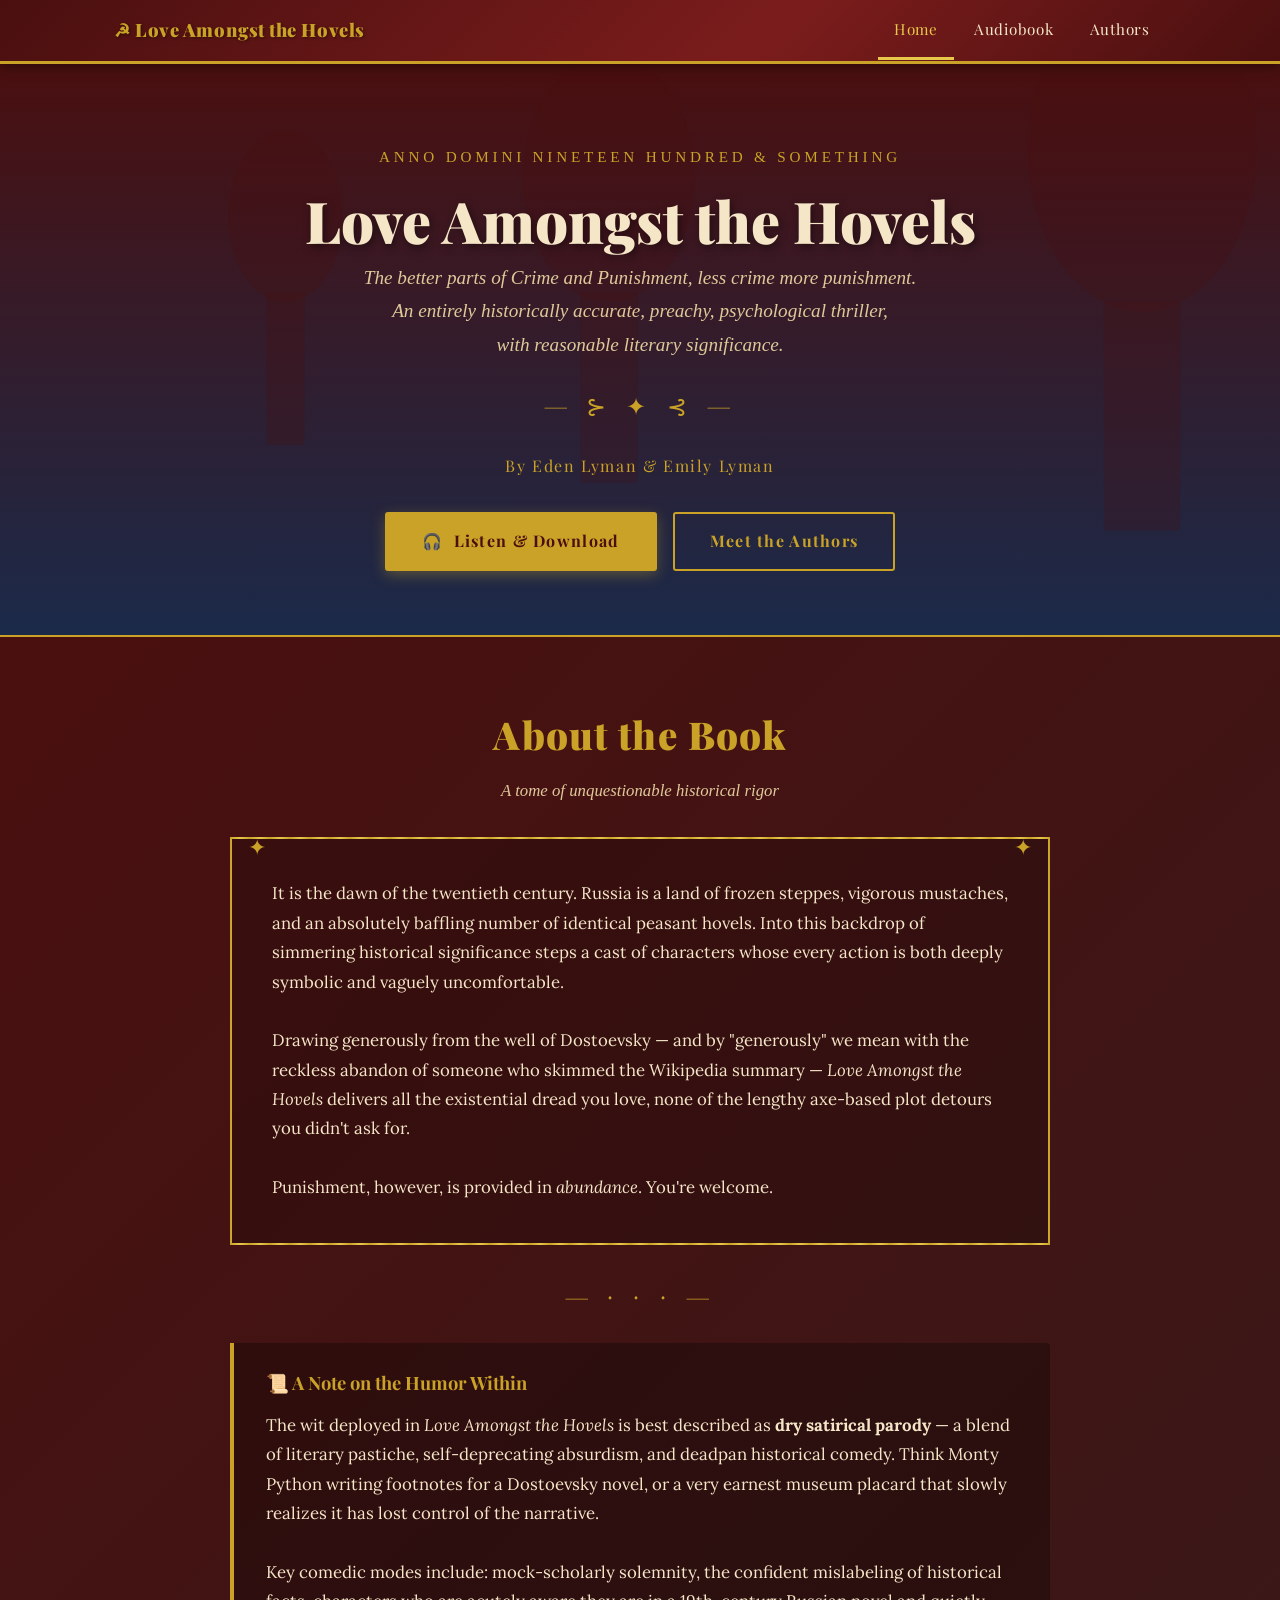
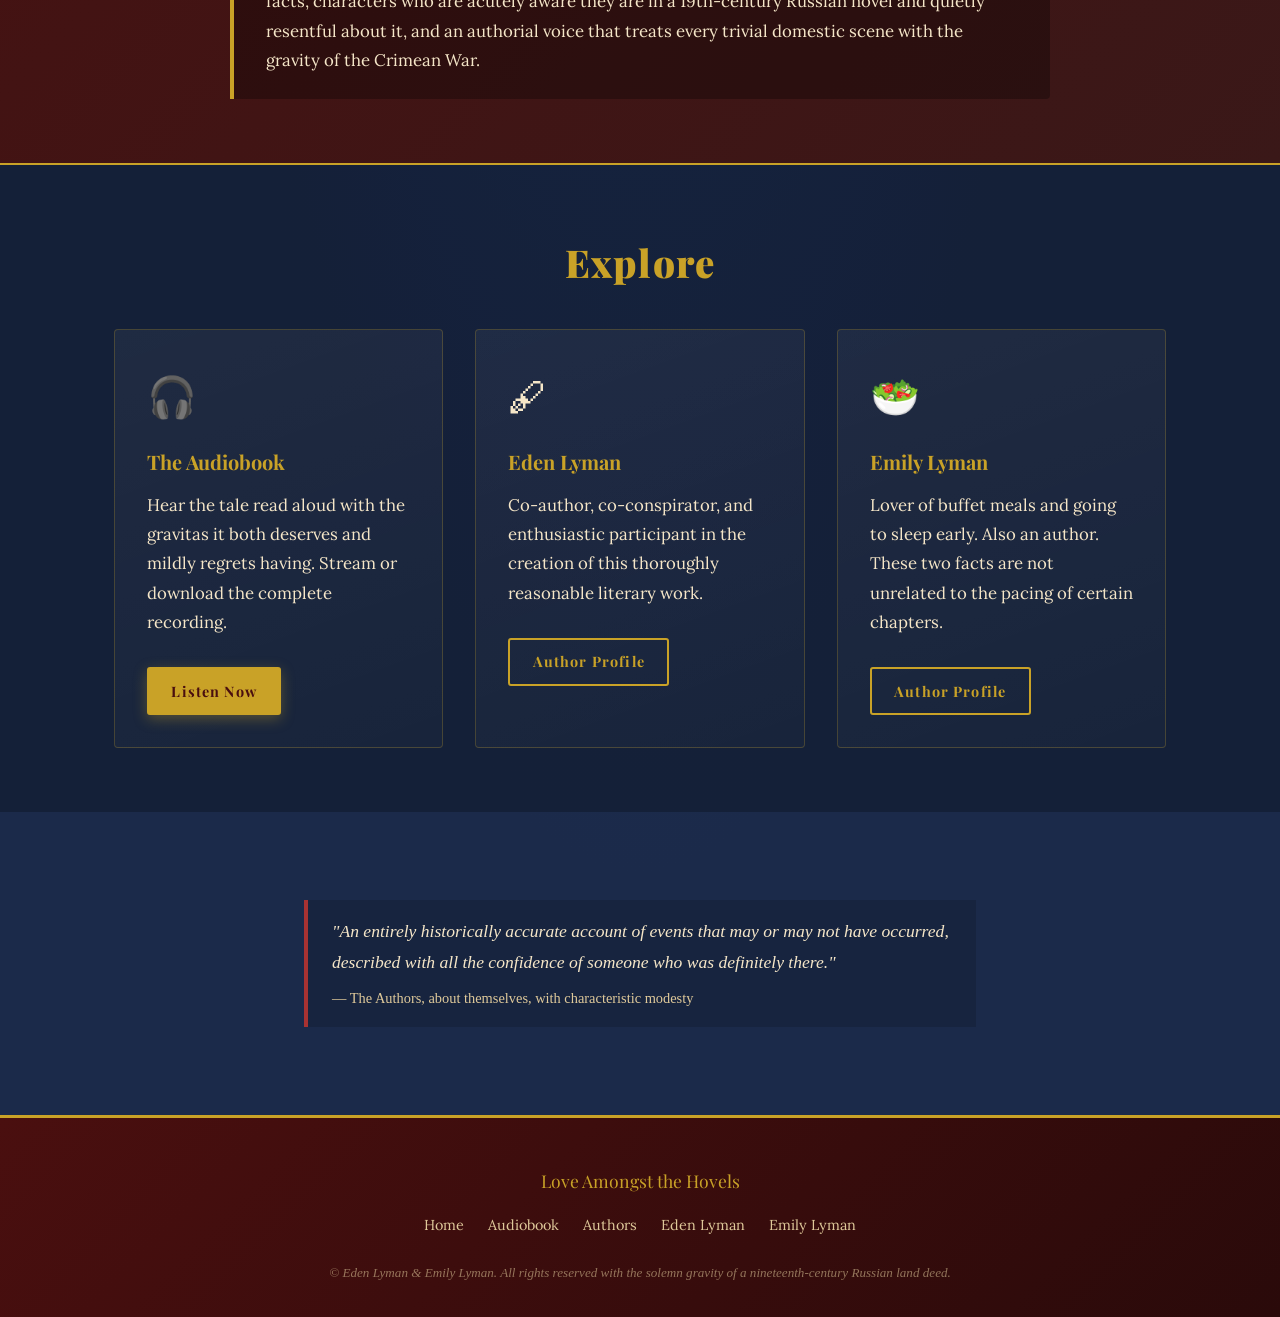
<file: index.html>
<!DOCTYPE html>
<html lang="en">
<head>
  <meta charset="UTF-8">
  <meta name="viewport" content="width=device-width, initial-scale=1.0">
  <title>Love Amongst the Hovels — The Audiobook</title>
  <meta name="description" content="The official home of Love Amongst the Hovels: the entirely historically accurate, preachy, psychological thriller by Eden Lyman and Emily Lyman.">
  <link rel="stylesheet" href="style.css">
</head>
<body>

  <!-- ══════════════════ NAVIGATION ══════════════════ -->
  <nav class="site-nav" aria-label="Main navigation">
    <div class="nav-inner">
      <a href="index.html" class="nav-logo">☭ Love Amongst the Hovels</a>
      <ul class="nav-links">
        <li><a href="index.html" class="active">Home</a></li>
        <li><a href="audiobook.html">Audiobook</a></li>
        <li><a href="authors.html">Authors</a></li>
      </ul>
    </div>
  </nav>

  <!-- ══════════════════ HERO ══════════════════ -->
  <header class="hero">
    <div class="hero-content">
      <p class="hero-eyebrow fade-in">Anno Domini Nineteen Hundred & Something</p>
      <h1 class="hero-title fade-in-2">Love Amongst the Hovels</h1>
      <p class="hero-subtitle fade-in-2">
        The better parts of Crime and Punishment, less crime more punishment.<br>
        An entirely historically accurate, preachy, psychological thriller,<br>
        with reasonable literary significance.
      </p>
      <div class="ornament fade-in-2">⊱ ✦ ⊰</div>
      <p class="hero-authors fade-in-3">By Eden Lyman &amp; Emily Lyman</p>
      <div style="margin-top:2rem; display:flex; gap:1rem; justify-content:center; flex-wrap:wrap;" class="fade-in-3">
        <a href="audiobook.html" class="btn btn-primary">🎧 &nbsp;Listen &amp; Download</a>
        <a href="authors.html" class="btn btn-secondary">Meet the Authors</a>
      </div>
    </div>
  </header>

  <!-- ══════════════════ ABOUT THE BOOK ══════════════════ -->
  <section class="section section-parchment">
    <div class="container">
      <h2 class="section-title">About the Book</h2>
      <p class="section-subtitle">A tome of unquestionable historical rigor</p>
      <div class="ornate-panel">
        <p>
          It is the dawn of the twentieth century. Russia is a land of frozen steppes, vigorous mustaches,
          and an absolutely baffling number of identical peasant hovels. Into this backdrop of simmering
          historical significance steps a cast of characters whose every action is both deeply symbolic
          and vaguely uncomfortable.
        </p>
        <br>
        <p>
          Drawing generously from the well of Dostoevsky — and by "generously" we mean with the
          reckless abandon of someone who skimmed the Wikipedia summary — <em>Love Amongst the Hovels</em>
          delivers all the existential dread you love, none of the lengthy axe-based plot detours you
          didn't ask for.
        </p>
        <br>
        <p>
          Punishment, however, is provided in <em>abundance</em>. You're welcome.
        </p>
      </div>
      <div class="ornament">· · ·</div>

      <!-- Humor analysis box -->
      <div class="humor-box" style="max-width:820px; margin:0 auto;">
        <h3>📜 A Note on the Humor Within</h3>
        <p>
          The wit deployed in <em>Love Amongst the Hovels</em> is best described as
          <strong>dry satirical parody</strong> — a blend of literary pastiche, self-deprecating
          absurdism, and deadpan historical comedy. Think Monty Python writing footnotes for
          a Dostoevsky novel, or a very earnest museum placard that slowly realizes it has
          lost control of the narrative.
        </p>
        <br>
        <p>
          Key comedic modes include: mock-scholarly solemnity, the confident mislabeling of
          historical facts, characters who are acutely aware they are in a 19th-century Russian
          novel and quietly resentful about it, and an authorial voice that treats every
          trivial domestic scene with the gravity of the Crimean War.
        </p>
      </div>
    </div>
  </section>

  <!-- ══════════════════ QUICK NAVIGATION CARDS ══════════════════ -->
  <section class="section section-dark">
    <div class="container">
      <h2 class="section-title">Explore</h2>
      <div class="card-grid">

        <div class="card">
          <div style="font-size:2.5rem; margin-bottom:0.75rem;">🎧</div>
          <h3 class="card-title">The Audiobook</h3>
          <p>Hear the tale read aloud with the gravitas it both deserves and mildly regrets having.
             Stream or download the complete recording.</p>
          <br>
          <a href="audiobook.html" class="btn btn-primary" style="font-size:0.9rem; padding:0.6rem 1.4rem;">
            Listen Now
          </a>
        </div>

        <div class="card">
          <div style="font-size:2.5rem; margin-bottom:0.75rem;">🖋</div>
          <h3 class="card-title">Eden Lyman</h3>
          <p>Co-author, co-conspirator, and enthusiastic participant in the creation of this
             thoroughly reasonable literary work.</p>
          <br>
          <a href="eden.html" class="btn btn-secondary" style="font-size:0.9rem; padding:0.6rem 1.4rem;">
            Author Profile
          </a>
        </div>

        <div class="card">
          <div style="font-size:2.5rem; margin-bottom:0.75rem;">🥗</div>
          <h3 class="card-title">Emily Lyman</h3>
          <p>Lover of buffet meals and going to sleep early. Also an author. These two facts are
             not unrelated to the pacing of certain chapters.</p>
          <br>
          <a href="emily.html" class="btn btn-secondary" style="font-size:0.9rem; padding:0.6rem 1.4rem;">
            Author Profile
          </a>
        </div>

      </div>
    </div>
  </section>

  <!-- ══════════════════ TESTIMONIAL / PULL QUOTE ══════════════════ -->
  <section class="section">
    <div class="container" style="max-width:720px;">
      <blockquote>
        "An entirely historically accurate account of events that may or may not have occurred,
         described with all the confidence of someone who was definitely there."
        <cite>— The Authors, about themselves, with characteristic modesty</cite>
      </blockquote>
    </div>
  </section>

  <!-- ══════════════════ FOOTER ══════════════════ -->
  <footer>
    <div class="footer-title">Love Amongst the Hovels</div>
    <ul class="footer-links">
      <li><a href="index.html">Home</a></li>
      <li><a href="audiobook.html">Audiobook</a></li>
      <li><a href="authors.html">Authors</a></li>
      <li><a href="eden.html">Eden Lyman</a></li>
      <li><a href="emily.html">Emily Lyman</a></li>
    </ul>
    <p class="footer-copy">
      © Eden Lyman &amp; Emily Lyman. All rights reserved with the solemn gravity
      of a nineteenth-century Russian land deed.
    </p>
  </footer>

</body>
</html>
</file>
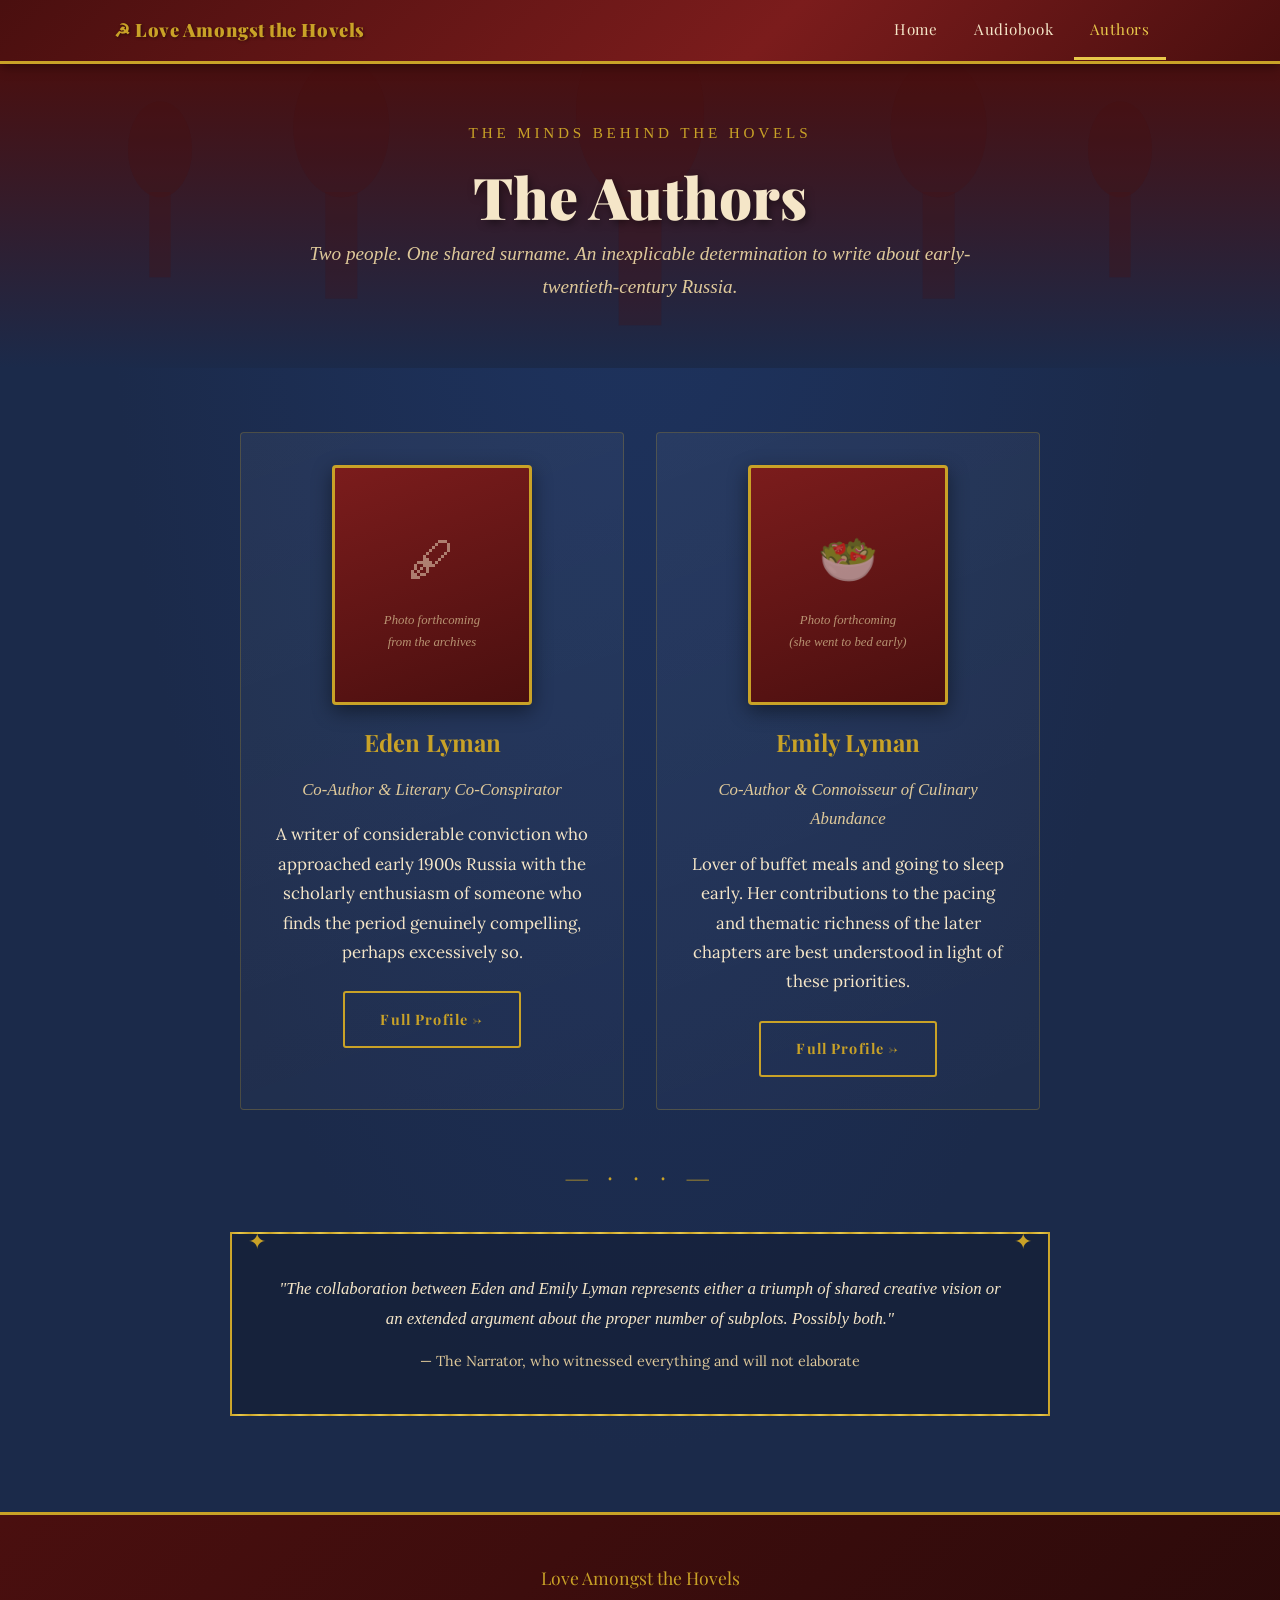
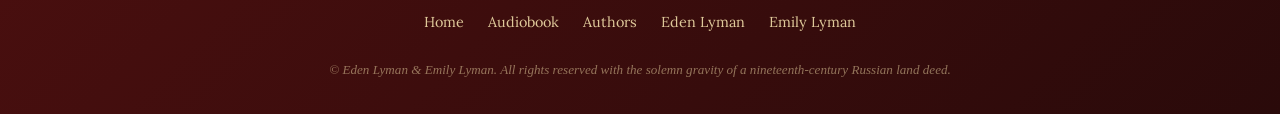
<file: authors.html>
<!DOCTYPE html>
<html lang="en">
<head>
  <meta charset="UTF-8">
  <meta name="viewport" content="width=device-width, initial-scale=1.0">
  <title>The Authors — Love Amongst the Hovels</title>
  <meta name="description" content="Meet the authors of Love Amongst the Hovels: Eden Lyman and Emily Lyman.">
  <link rel="stylesheet" href="style.css">
</head>
<body>

  <!-- ══════════════════ NAVIGATION ══════════════════ -->
  <nav class="site-nav" aria-label="Main navigation">
    <div class="nav-inner">
      <a href="index.html" class="nav-logo">☭ Love Amongst the Hovels</a>
      <ul class="nav-links">
        <li><a href="index.html">Home</a></li>
        <li><a href="audiobook.html">Audiobook</a></li>
        <li><a href="authors.html" class="active">Authors</a></li>
      </ul>
    </div>
  </nav>

  <!-- ══════════════════ PAGE HEADER ══════════════════ -->
  <header class="hero" style="padding:3.5rem 1.5rem 2.5rem;">
    <div class="hero-content">
      <p class="hero-eyebrow fade-in">The Minds Behind the Hovels</p>
      <h1 class="hero-title fade-in-2">The Authors</h1>
      <p class="hero-subtitle fade-in-2">
        Two people. One shared surname. An inexplicable determination
        to write about early-twentieth-century Russia.
      </p>
    </div>
  </header>

  <!-- ══════════════════ AUTHORS OVERVIEW ══════════════════ -->
  <section class="section">
    <div class="container">

      <div class="card-grid" style="max-width:800px; margin:0 auto;">

        <!-- Eden Lyman Card -->
        <div class="card" style="text-align:center;">
          <div class="author-portrait-placeholder" style="margin:0 auto 1rem;">
            <span>🖋</span>
            <p>Photo forthcoming<br>from the archives</p>
          </div>
          <h2 class="card-title" style="font-size:1.5rem; text-align:center;">Eden Lyman</h2>
          <p style="font-family:var(--font-accent); font-style:italic; color:var(--parchment); margin-bottom:1rem;">
            Co-Author &amp; Literary Co-Conspirator
          </p>
          <p style="margin-bottom:1.5rem;">
            A writer of considerable conviction who approached early 1900s Russia
            with the scholarly enthusiasm of someone who finds the period
            genuinely compelling, perhaps excessively so.
          </p>
          <a href="eden.html" class="btn btn-secondary" style="font-size:0.9rem;">Full Profile →</a>
        </div>

        <!-- Emily Lyman Card -->
        <div class="card" style="text-align:center;">
          <div class="author-portrait-placeholder" style="margin:0 auto 1rem;">
            <span>🥗</span>
            <p>Photo forthcoming<br>(she went to bed early)</p>
          </div>
          <h2 class="card-title" style="font-size:1.5rem; text-align:center;">Emily Lyman</h2>
          <p style="font-family:var(--font-accent); font-style:italic; color:var(--parchment); margin-bottom:1rem;">
            Co-Author &amp; Connoisseur of Culinary Abundance
          </p>
          <p style="margin-bottom:1.5rem;">
            Lover of buffet meals and going to sleep early. Her contributions to
            the pacing and thematic richness of the later chapters are best
            understood in light of these priorities.
          </p>
          <a href="emily.html" class="btn btn-secondary" style="font-size:0.9rem;">Full Profile →</a>
        </div>

      </div>

      <div class="ornament" style="margin-top:3rem;">· · ·</div>

      <div class="ornate-panel" style="text-align:center;">
        <p style="font-family:var(--font-accent); font-style:italic; font-size:1.05rem;">
          "The collaboration between Eden and Emily Lyman represents either a
           triumph of shared creative vision or an extended argument about
           the proper number of subplots. Possibly both."
        </p>
        <p style="margin-top:1rem; color:var(--parchment); font-size:0.9rem;">
          — The Narrator, who witnessed everything and will not elaborate
        </p>
      </div>

    </div>
  </section>

  <!-- ══════════════════ FOOTER ══════════════════ -->
  <footer>
    <div class="footer-title">Love Amongst the Hovels</div>
    <ul class="footer-links">
      <li><a href="index.html">Home</a></li>
      <li><a href="audiobook.html">Audiobook</a></li>
      <li><a href="authors.html">Authors</a></li>
      <li><a href="eden.html">Eden Lyman</a></li>
      <li><a href="emily.html">Emily Lyman</a></li>
    </ul>
    <p class="footer-copy">
      © Eden Lyman &amp; Emily Lyman. All rights reserved with the solemn gravity
      of a nineteenth-century Russian land deed.
    </p>
  </footer>

</body>
</html>
</file>
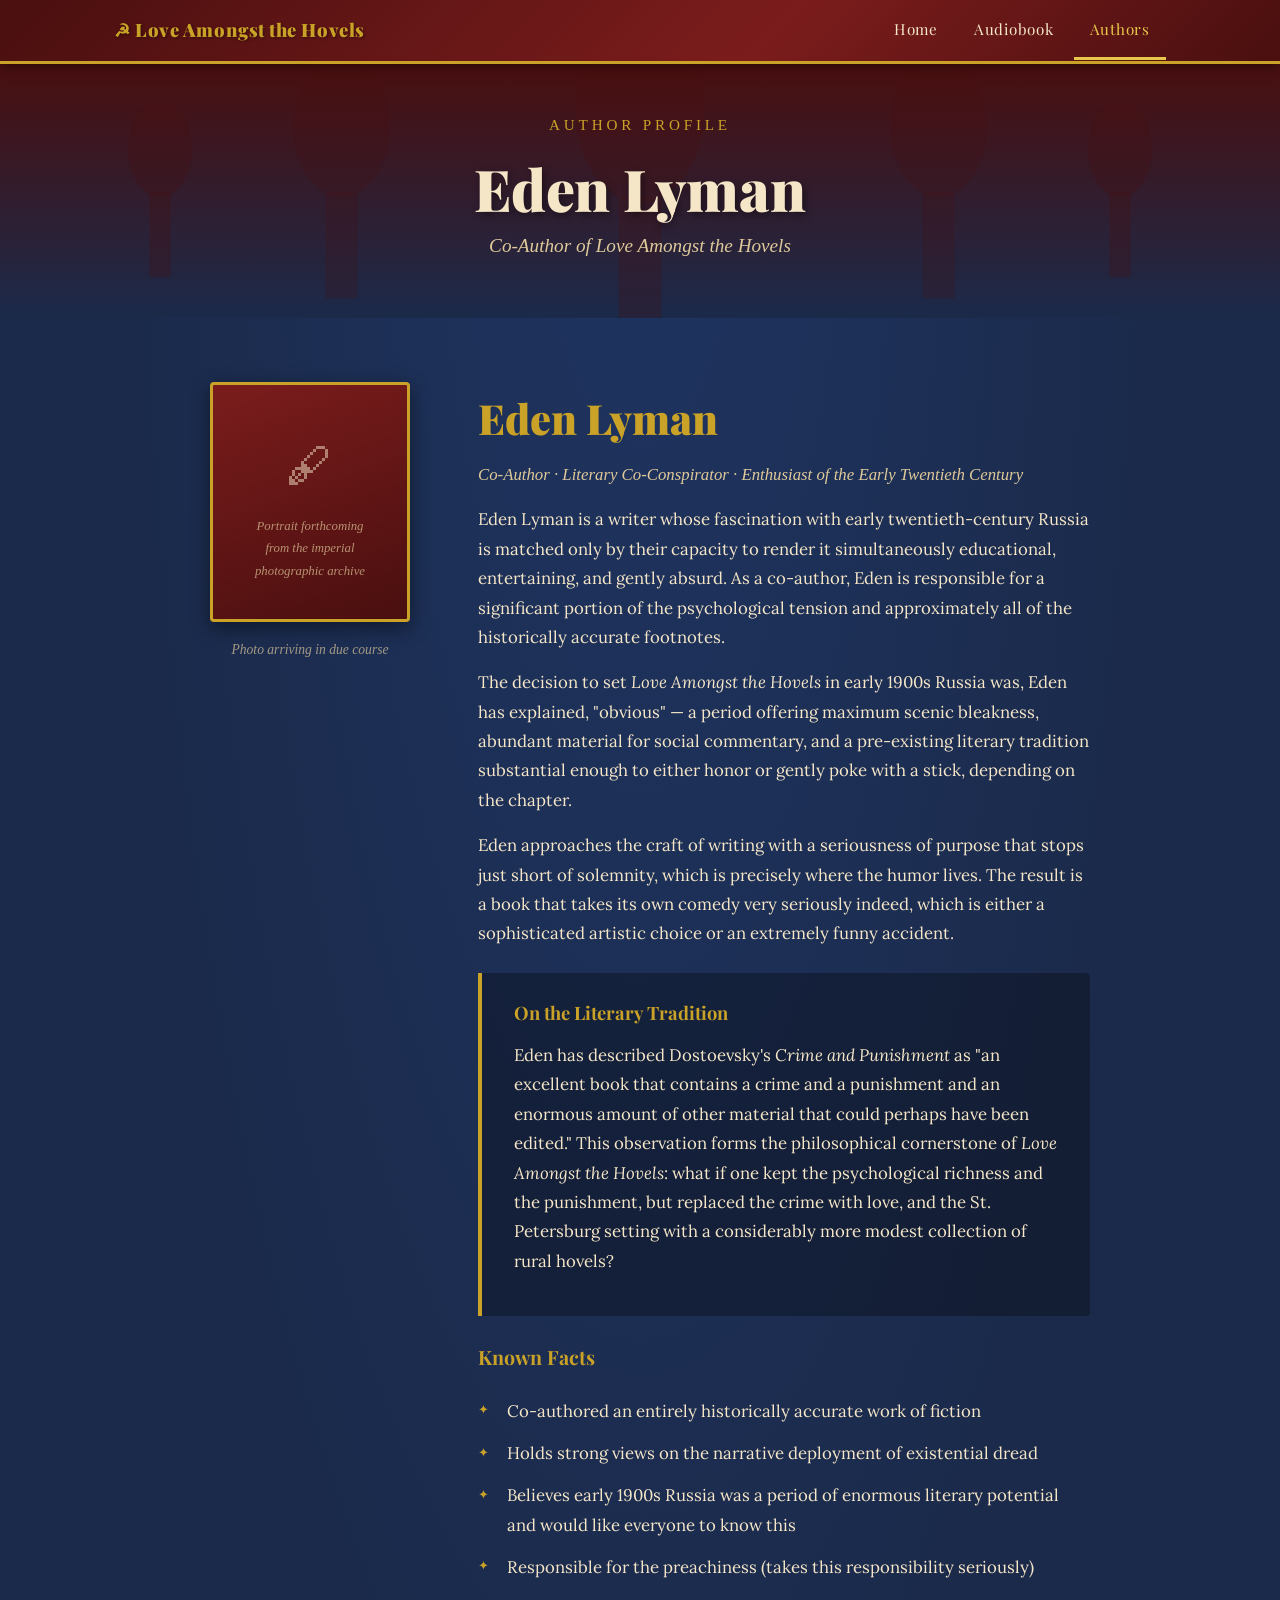
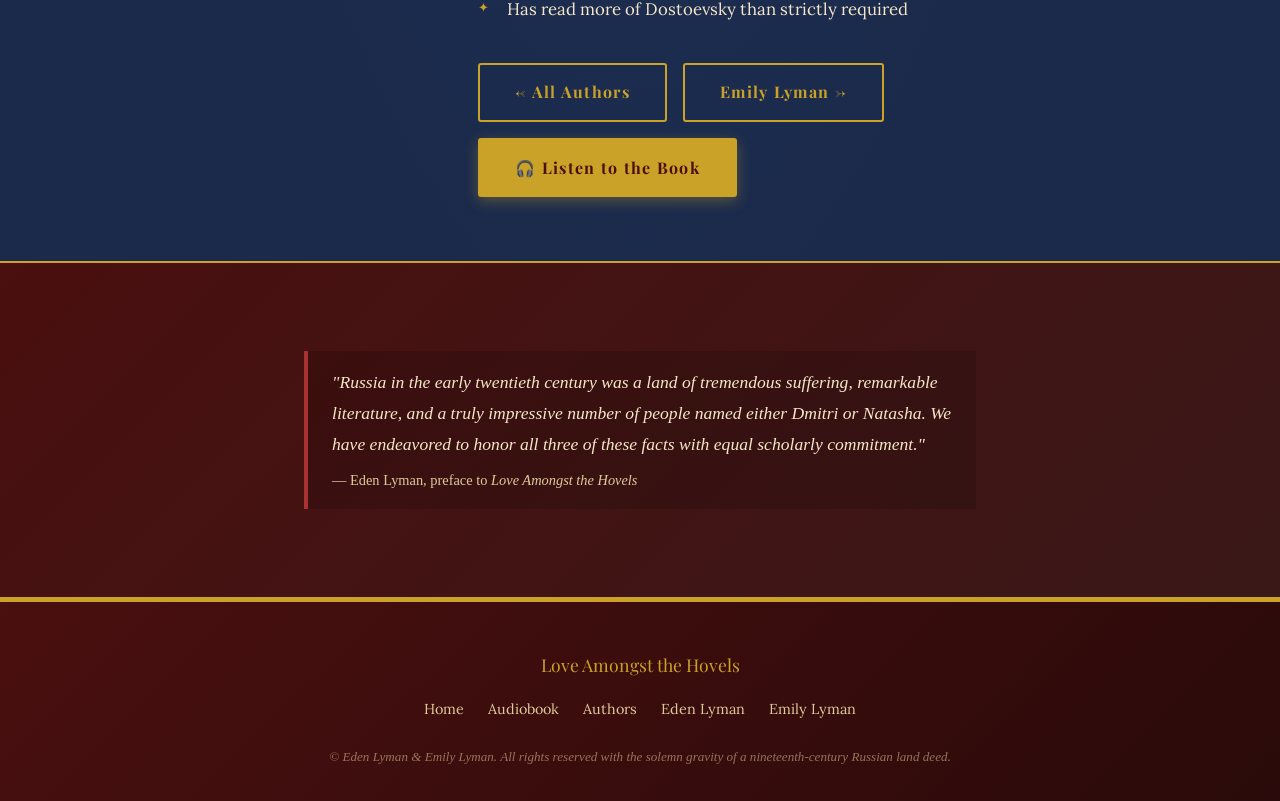
<file: eden.html>
<!DOCTYPE html>
<html lang="en">
<head>
  <meta charset="UTF-8">
  <meta name="viewport" content="width=device-width, initial-scale=1.0">
  <title>Eden Lyman — Love Amongst the Hovels</title>
  <meta name="description" content="Eden Lyman — co-author of Love Amongst the Hovels, the entirely historically accurate psychological thriller set in early 1900s Russia.">
  <link rel="stylesheet" href="style.css">
</head>
<body>

  <!-- ══════════════════ NAVIGATION ══════════════════ -->
  <nav class="site-nav" aria-label="Main navigation">
    <div class="nav-inner">
      <a href="index.html" class="nav-logo">☭ Love Amongst the Hovels</a>
      <ul class="nav-links">
        <li><a href="index.html">Home</a></li>
        <li><a href="audiobook.html">Audiobook</a></li>
        <li><a href="authors.html" class="active">Authors</a></li>
      </ul>
    </div>
  </nav>

  <!-- ══════════════════ PAGE HEADER ══════════════════ -->
  <header class="hero" style="padding:3rem 1.5rem 2rem;">
    <div class="hero-content">
      <p class="hero-eyebrow fade-in">Author Profile</p>
      <h1 class="hero-title fade-in-2">Eden Lyman</h1>
      <p class="hero-subtitle fade-in-2">
        Co-Author of <em>Love Amongst the Hovels</em>
      </p>
    </div>
  </header>

  <!-- ══════════════════ PROFILE ══════════════════ -->
  <section class="section">
    <div class="container">
      <div class="author-profile">

        <!-- Portrait -->
        <div class="author-portrait">
          <div class="author-portrait-placeholder">
            <span>🖋</span>
            <p>Portrait forthcoming<br>from the imperial<br>photographic archive</p>
          </div>
          <p style="font-family:var(--font-accent); font-style:italic; font-size:0.85rem;
                    color:var(--parchment); opacity:0.7; text-align:center;">
            Photo arriving in due course
          </p>
        </div>

        <!-- Bio -->
        <div class="author-bio">
          <h2 class="author-name">Eden Lyman</h2>
          <p class="author-tagline">
            Co-Author · Literary Co-Conspirator · Enthusiast of the Early Twentieth Century
          </p>

          <p>
            Eden Lyman is a writer whose fascination with early twentieth-century Russia
            is matched only by their capacity to render it simultaneously educational,
            entertaining, and gently absurd. As a co-author, Eden is responsible for
            a significant portion of the psychological tension and approximately all of
            the historically accurate footnotes.
          </p>

          <p>
            The decision to set <em>Love Amongst the Hovels</em> in early 1900s Russia was,
            Eden has explained, "obvious" — a period offering maximum scenic bleakness,
            abundant material for social commentary, and a pre-existing literary tradition
            substantial enough to either honor or gently poke with a stick, depending on
            the chapter.
          </p>

          <p>
            Eden approaches the craft of writing with a seriousness of purpose that stops
            just short of solemnity, which is precisely where the humor lives. The result
            is a book that takes its own comedy very seriously indeed, which is either
            a sophisticated artistic choice or an extremely funny accident.
          </p>

          <div class="humor-box" style="margin:1.5rem 0;">
            <h3>On the Literary Tradition</h3>
            <p>
              Eden has described Dostoevsky's <em>Crime and Punishment</em> as "an excellent
              book that contains a crime and a punishment and an enormous amount of other
              material that could perhaps have been edited." This observation forms the
              philosophical cornerstone of <em>Love Amongst the Hovels</em>: what if one
              kept the psychological richness and the punishment, but replaced the crime
              with love, and the St. Petersburg setting with a considerably more modest
              collection of rural hovels?
            </p>
          </div>

          <h3 style="font-family:var(--font-heading); color:var(--gold); margin:1.5rem 0 0.75rem;">
            Known Facts
          </h3>
          <ul class="fact-list">
            <li>Co-authored an entirely historically accurate work of fiction</li>
            <li>Holds strong views on the narrative deployment of existential dread</li>
            <li>Believes early 1900s Russia was a period of enormous literary potential
                and would like everyone to know this</li>
            <li>Responsible for the preachiness (takes this responsibility seriously)</li>
            <li>Has read more of Dostoevsky than strictly required</li>
          </ul>

          <div style="margin-top:2rem; display:flex; gap:1rem; flex-wrap:wrap;">
            <a href="authors.html" class="btn btn-secondary">← All Authors</a>
            <a href="emily.html" class="btn btn-secondary">Emily Lyman →</a>
            <a href="audiobook.html" class="btn btn-primary">🎧 Listen to the Book</a>
          </div>
        </div>

      </div>
    </div>
  </section>

  <!-- ══════════════════ QUOTE ══════════════════ -->
  <section class="section section-parchment">
    <div class="container" style="max-width:720px;">
      <blockquote>
        "Russia in the early twentieth century was a land of tremendous suffering,
         remarkable literature, and a truly impressive number of people named either
         Dmitri or Natasha. We have endeavored to honor all three of these facts
         with equal scholarly commitment."
        <cite>— Eden Lyman, preface to <em>Love Amongst the Hovels</em></cite>
      </blockquote>
    </div>
  </section>

  <!-- ══════════════════ FOOTER ══════════════════ -->
  <footer>
    <div class="footer-title">Love Amongst the Hovels</div>
    <ul class="footer-links">
      <li><a href="index.html">Home</a></li>
      <li><a href="audiobook.html">Audiobook</a></li>
      <li><a href="authors.html">Authors</a></li>
      <li><a href="eden.html">Eden Lyman</a></li>
      <li><a href="emily.html">Emily Lyman</a></li>
    </ul>
    <p class="footer-copy">
      © Eden Lyman &amp; Emily Lyman. All rights reserved with the solemn gravity
      of a nineteenth-century Russian land deed.
    </p>
  </footer>

</body>
</html>
</file>
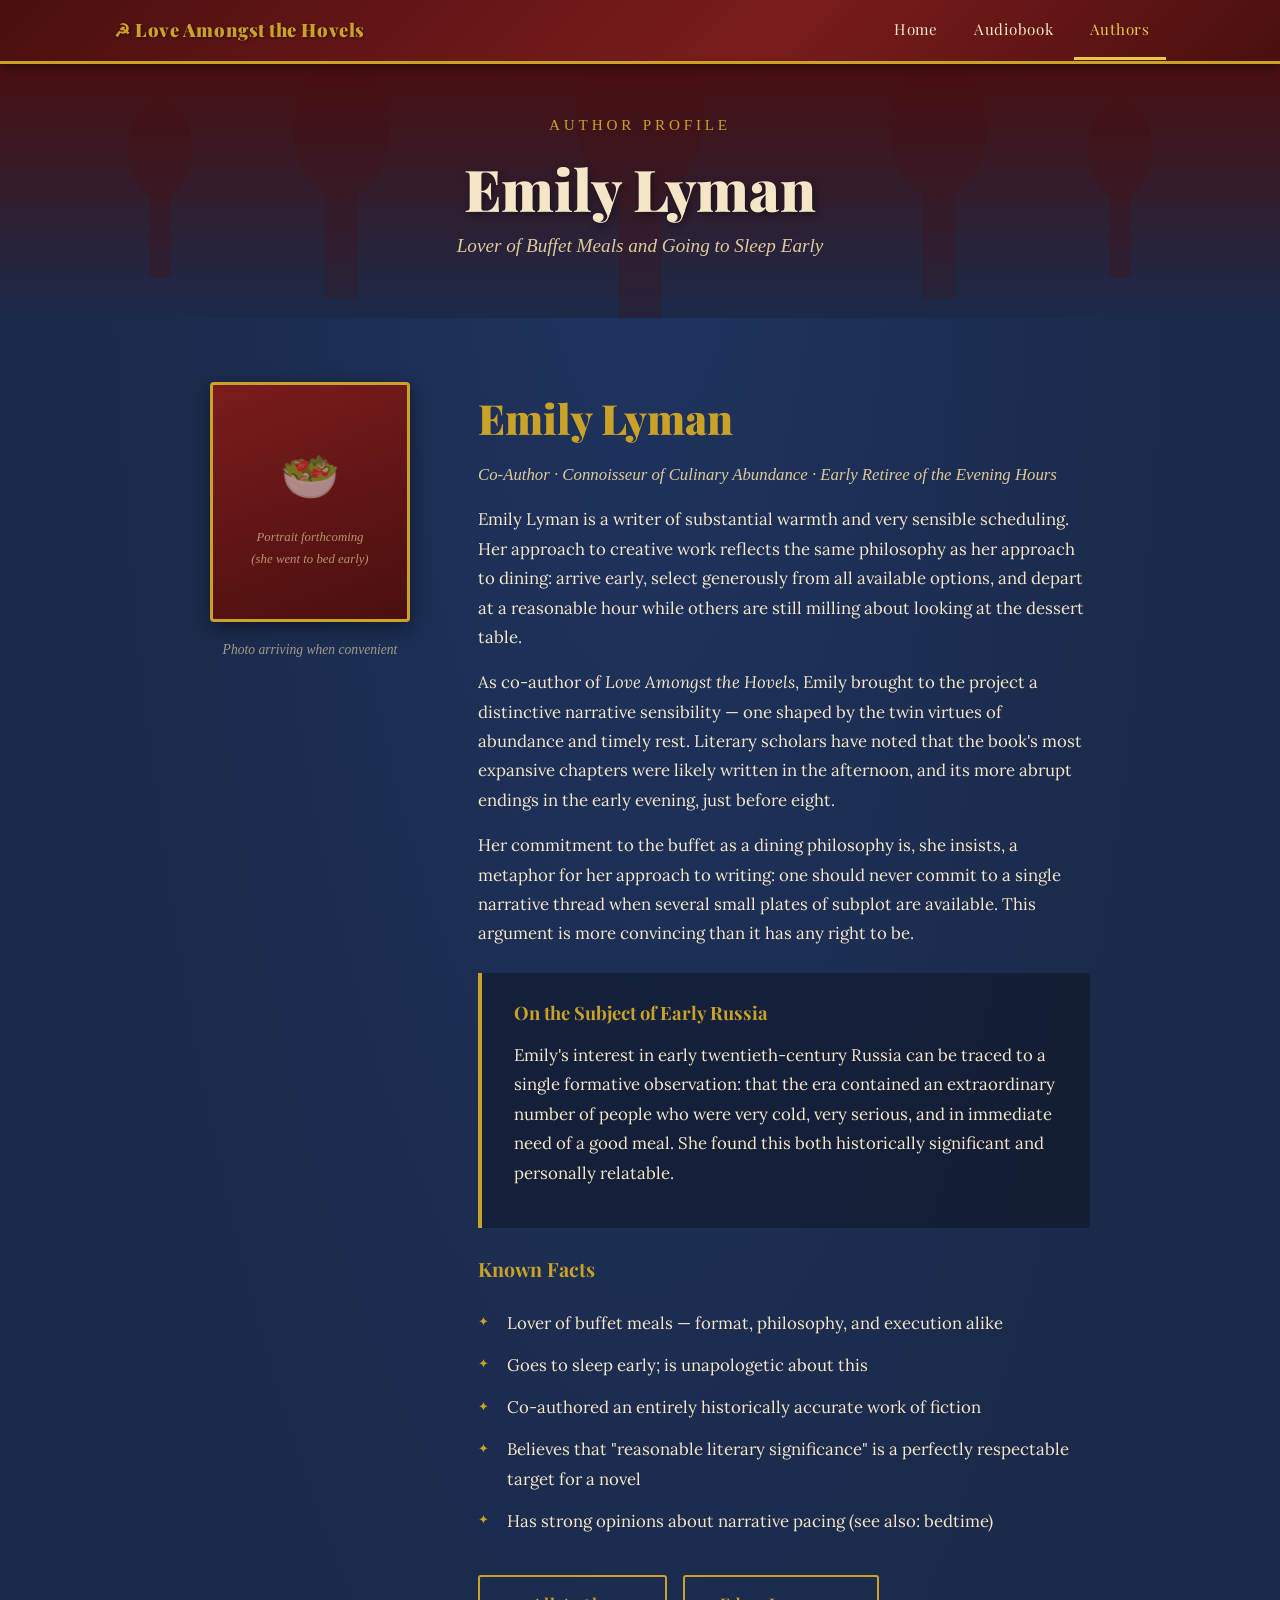
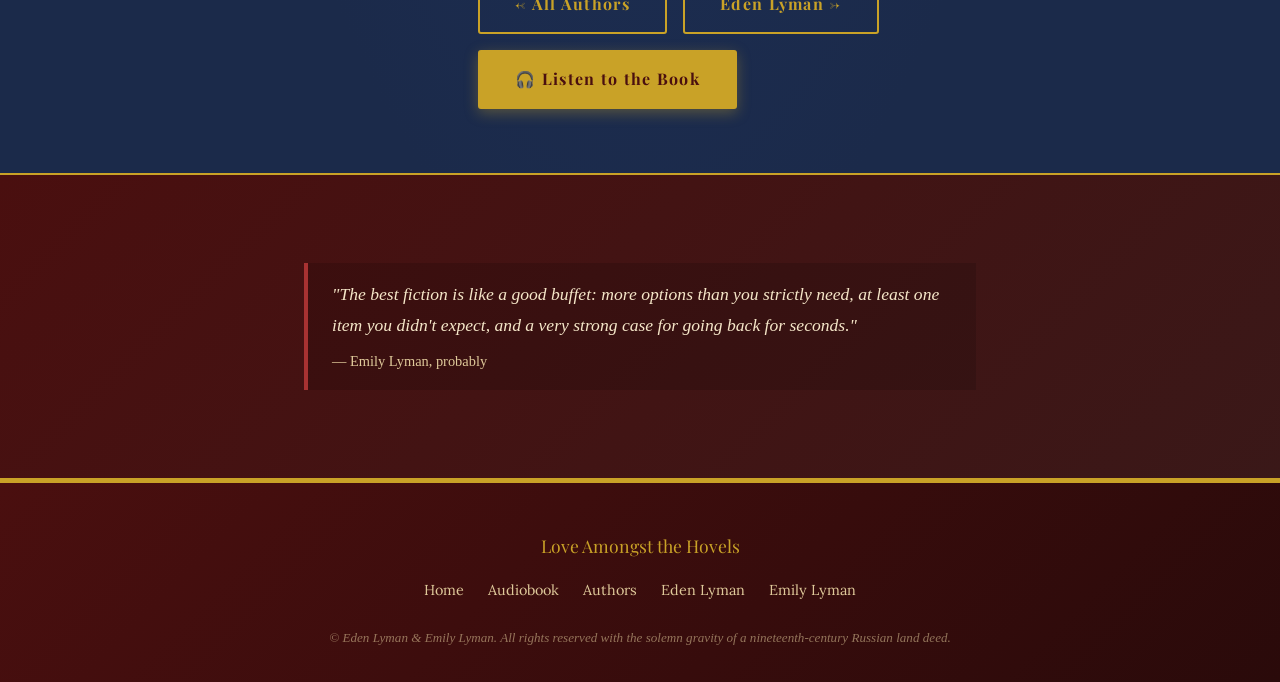
<file: emily.html>
<!DOCTYPE html>
<html lang="en">
<head>
  <meta charset="UTF-8">
  <meta name="viewport" content="width=device-width, initial-scale=1.0">
  <title>Emily Lyman — Love Amongst the Hovels</title>
  <meta name="description" content="Emily Lyman — co-author of Love Amongst the Hovels. Lover of buffet meals and going to sleep early.">
  <link rel="stylesheet" href="style.css">
</head>
<body>

  <!-- ══════════════════ NAVIGATION ══════════════════ -->
  <nav class="site-nav" aria-label="Main navigation">
    <div class="nav-inner">
      <a href="index.html" class="nav-logo">☭ Love Amongst the Hovels</a>
      <ul class="nav-links">
        <li><a href="index.html">Home</a></li>
        <li><a href="audiobook.html">Audiobook</a></li>
        <li><a href="authors.html" class="active">Authors</a></li>
      </ul>
    </div>
  </nav>

  <!-- ══════════════════ PAGE HEADER ══════════════════ -->
  <header class="hero" style="padding:3rem 1.5rem 2rem;">
    <div class="hero-content">
      <p class="hero-eyebrow fade-in">Author Profile</p>
      <h1 class="hero-title fade-in-2">Emily Lyman</h1>
      <p class="hero-subtitle fade-in-2">
        Lover of Buffet Meals and Going to Sleep Early
      </p>
    </div>
  </header>

  <!-- ══════════════════ PROFILE ══════════════════ -->
  <section class="section">
    <div class="container">
      <div class="author-profile">

        <!-- Portrait -->
        <div class="author-portrait">
          <div class="author-portrait-placeholder">
            <span>🥗</span>
            <p>Portrait forthcoming<br>(she went to bed early)</p>
          </div>
          <p style="font-family:var(--font-accent); font-style:italic; font-size:0.85rem;
                    color:var(--parchment); opacity:0.7; text-align:center;">
            Photo arriving when convenient
          </p>
        </div>

        <!-- Bio -->
        <div class="author-bio">
          <h2 class="author-name">Emily Lyman</h2>
          <p class="author-tagline">
            Co-Author · Connoisseur of Culinary Abundance · Early Retiree of the Evening Hours
          </p>

          <p>
            Emily Lyman is a writer of substantial warmth and very sensible scheduling.
            Her approach to creative work reflects the same philosophy as her approach to dining:
            arrive early, select generously from all available options, and depart at a reasonable
            hour while others are still milling about looking at the dessert table.
          </p>

          <p>
            As co-author of <em>Love Amongst the Hovels</em>, Emily brought to the project
            a distinctive narrative sensibility — one shaped by the twin virtues of abundance
            and timely rest. Literary scholars have noted that the book's most expansive chapters
            were likely written in the afternoon, and its more abrupt endings in the early evening,
            just before eight.
          </p>

          <p>
            Her commitment to the buffet as a dining philosophy is, she insists, a metaphor for
            her approach to writing: one should never commit to a single narrative thread when
            several small plates of subplot are available. This argument is more convincing than
            it has any right to be.
          </p>

          <div class="humor-box" style="margin:1.5rem 0;">
            <h3>On the Subject of Early Russia</h3>
            <p>
              Emily's interest in early twentieth-century Russia can be traced to a single
              formative observation: that the era contained an extraordinary number of
              people who were very cold, very serious, and in immediate need of a good meal.
              She found this both historically significant and personally relatable.
            </p>
          </div>

          <h3 style="font-family:var(--font-heading); color:var(--gold); margin:1.5rem 0 0.75rem;">
            Known Facts
          </h3>
          <ul class="fact-list">
            <li>Lover of buffet meals — format, philosophy, and execution alike</li>
            <li>Goes to sleep early; is unapologetic about this</li>
            <li>Co-authored an entirely historically accurate work of fiction</li>
            <li>Believes that "reasonable literary significance" is a perfectly
                respectable target for a novel</li>
            <li>Has strong opinions about narrative pacing (see also: bedtime)</li>
          </ul>

          <div style="margin-top:2rem; display:flex; gap:1rem; flex-wrap:wrap;">
            <a href="authors.html" class="btn btn-secondary">← All Authors</a>
            <a href="eden.html" class="btn btn-secondary">Eden Lyman →</a>
            <a href="audiobook.html" class="btn btn-primary">🎧 Listen to the Book</a>
          </div>
        </div>

      </div>
    </div>
  </section>

  <!-- ══════════════════ QUOTE ══════════════════ -->
  <section class="section section-parchment">
    <div class="container" style="max-width:720px;">
      <blockquote>
        "The best fiction is like a good buffet: more options than you strictly need,
         at least one item you didn't expect, and a very strong case for going back
         for seconds."
        <cite>— Emily Lyman, probably</cite>
      </blockquote>
    </div>
  </section>

  <!-- ══════════════════ FOOTER ══════════════════ -->
  <footer>
    <div class="footer-title">Love Amongst the Hovels</div>
    <ul class="footer-links">
      <li><a href="index.html">Home</a></li>
      <li><a href="audiobook.html">Audiobook</a></li>
      <li><a href="authors.html">Authors</a></li>
      <li><a href="eden.html">Eden Lyman</a></li>
      <li><a href="emily.html">Emily Lyman</a></li>
    </ul>
    <p class="footer-copy">
      © Eden Lyman &amp; Emily Lyman. All rights reserved with the solemn gravity
      of a nineteenth-century Russian land deed.
    </p>
  </footer>

</body>
</html>
</file>
<file: style.css>
/* ============================================================
   Love Amongst the Hovels — Imperial Russian Style Stylesheet
   ============================================================ */

@import url('https://fonts.googleapis.com/css2?family=Playfair+Display:ital,wght@0,400;0,700;0,900;1,400;1,700&family=Lora:ital,wght@0,400;0,600;1,400&family=IM+Fell+English:ital@0;1&display=swap');

/* ---------- CSS Custom Properties ---------- */
:root {
  --crimson:     #7B1C1C;
  --crimson-dk:  #4A0F0F;
  --crimson-lt:  #A83232;
  --gold:        #C9A227;
  --gold-lt:     #E8C84A;
  --ivory:       #F5E6C8;
  --ivory-dk:    #E8D5AA;
  --parchment:   #DFC99A;
  --navy:        #1B2A4A;
  --navy-lt:     #2C4270;
  --charcoal:    #2A2A2A;
  --shadow:      rgba(0,0,0,0.45);

  --font-heading: 'Playfair Display', Georgia, serif;
  --font-body:    'Lora', Georgia, serif;
  --font-accent:  'IM Fell English', Georgia, serif;
}

/* ---------- Reset & Base ---------- */
*, *::before, *::after { box-sizing: border-box; margin: 0; padding: 0; }

html { scroll-behavior: smooth; }

body {
  background-color: var(--navy);
  color: var(--ivory);
  font-family: var(--font-body);
  font-size: 1.05rem;
  line-height: 1.75;
  min-height: 100vh;
  background-image:
    radial-gradient(ellipse at top, #1e3461 0%, var(--navy) 60%),
    url("data:image/svg+xml,%3Csvg width='40' height='40' xmlns='http://www.w3.org/2000/svg'%3E%3Crect width='40' height='40' fill='none'/%3E%3Cpath d='M0 20 Q10 10 20 20 Q30 30 40 20' stroke='%23ffffff08' stroke-width='1' fill='none'/%3E%3C/svg%3E");
}

a { color: var(--gold); text-decoration: none; transition: color 0.25s; }
a:hover { color: var(--gold-lt); text-decoration: underline; }

img { max-width: 100%; height: auto; display: block; }

/* ---------- Ornamental Divider ---------- */
.ornament {
  text-align: center;
  font-size: 1.5rem;
  color: var(--gold);
  letter-spacing: 0.3em;
  margin: 1.5rem auto;
  user-select: none;
}
.ornament::before, .ornament::after {
  content: '⸻';
  margin: 0 0.5em;
  opacity: 0.5;
}

/* ---------- Navigation ---------- */
.site-nav {
  background: linear-gradient(135deg, var(--crimson-dk) 0%, var(--crimson) 60%, var(--crimson-dk) 100%);
  border-bottom: 3px solid var(--gold);
  position: sticky;
  top: 0;
  z-index: 100;
  box-shadow: 0 2px 12px var(--shadow);
}

.nav-inner {
  max-width: 1100px;
  margin: 0 auto;
  display: flex;
  align-items: center;
  justify-content: space-between;
  padding: 0 1.5rem;
  flex-wrap: wrap;
  gap: 0.5rem;
}

.nav-logo {
  font-family: var(--font-heading);
  font-size: 1.15rem;
  font-weight: 900;
  color: var(--gold);
  padding: 0.9rem 0;
  letter-spacing: 0.03em;
  text-shadow: 1px 1px 3px var(--shadow);
  flex-shrink: 0;
}
.nav-logo:hover { color: var(--gold-lt); text-decoration: none; }

.nav-links {
  list-style: none;
  display: flex;
  gap: 0.25rem;
  flex-wrap: wrap;
}

.nav-links a {
  display: block;
  padding: 0.9rem 1rem;
  color: var(--ivory);
  font-family: var(--font-heading);
  font-size: 0.95rem;
  letter-spacing: 0.05em;
  border-bottom: 3px solid transparent;
  transition: color 0.25s, border-color 0.25s;
}
.nav-links a:hover,
.nav-links a.active { color: var(--gold-lt); border-color: var(--gold-lt); text-decoration: none; }

/* ---------- Hero Section ---------- */
.hero {
  position: relative;
  background: linear-gradient(180deg, var(--crimson-dk) 0%, var(--navy) 100%);
  padding: 5rem 1.5rem 4rem;
  text-align: center;
  overflow: hidden;
}

/* Onion dome silhouettes in hero */
.hero::before {
  content: '';
  position: absolute;
  top: 0; left: 50%;
  transform: translateX(-50%);
  width: 100%;
  height: 100%;
  background-image: url("data:image/svg+xml,%3Csvg xmlns='http://www.w3.org/2000/svg' viewBox='0 0 1200 300' preserveAspectRatio='xMidYMid slice'%3E%3C!-- dome left --%3E%3Cellipse cx='150' cy='80' rx='30' ry='45' fill='%234A0F0F' opacity='0.4'/%3E%3Crect x='140' y='120' width='20' height='80' fill='%234A0F0F' opacity='0.4'/%3E%3C!-- dome left-center --%3E%3Cellipse cx='320' cy='60' rx='45' ry='65' fill='%234A0F0F' opacity='0.3'/%3E%3Crect x='305' y='120' width='30' height='100' fill='%234A0F0F' opacity='0.3'/%3E%3C!-- dome center --%3E%3Cellipse cx='600' cy='45' rx='60' ry='85' fill='%234A0F0F' opacity='0.35'/%3E%3Crect x='580' y='125' width='40' height='120' fill='%234A0F0F' opacity='0.35'/%3E%3C!-- dome right-center --%3E%3Cellipse cx='880' cy='60' rx='45' ry='65' fill='%234A0F0F' opacity='0.3'/%3E%3Crect x='865' y='120' width='30' height='100' fill='%234A0F0F' opacity='0.3'/%3E%3C!-- dome right --%3E%3Cellipse cx='1050' cy='80' rx='30' ry='45' fill='%234A0F0F' opacity='0.4'/%3E%3Crect x='1040' y='120' width='20' height='80' fill='%234A0F0F' opacity='0.4'/%3E%3C/svg%3E");
  background-repeat: no-repeat;
  background-size: cover;
  pointer-events: none;
  opacity: 0.7;
}

.hero-content { position: relative; z-index: 1; max-width: 860px; margin: 0 auto; }

.hero-eyebrow {
  font-family: var(--font-accent);
  font-size: 0.95rem;
  color: var(--gold);
  letter-spacing: 0.25em;
  text-transform: uppercase;
  margin-bottom: 1rem;
}

.hero-title {
  font-family: var(--font-heading);
  font-size: clamp(2rem, 5vw, 3.6rem);
  font-weight: 900;
  color: var(--ivory);
  line-height: 1.15;
  text-shadow: 2px 3px 8px var(--shadow);
  margin-bottom: 0.5rem;
}

.hero-subtitle {
  font-family: var(--font-accent);
  font-style: italic;
  font-size: clamp(0.9rem, 2vw, 1.2rem);
  color: var(--parchment);
  max-width: 700px;
  margin: 0 auto 1.5rem;
  opacity: 0.9;
}

.hero-authors {
  font-family: var(--font-heading);
  font-size: 1rem;
  color: var(--gold);
  letter-spacing: 0.1em;
}

/* ---------- Buttons ---------- */
.btn {
  display: inline-block;
  padding: 0.85rem 2.2rem;
  border-radius: 3px;
  font-family: var(--font-heading);
  font-size: 1rem;
  font-weight: 700;
  letter-spacing: 0.08em;
  cursor: pointer;
  transition: all 0.25s;
  text-decoration: none;
  border: 2px solid transparent;
}

.btn-primary {
  background: var(--gold);
  color: var(--crimson-dk);
  border-color: var(--gold);
  box-shadow: 0 4px 14px rgba(201,162,39,0.35);
}
.btn-primary:hover {
  background: var(--gold-lt);
  border-color: var(--gold-lt);
  color: var(--crimson-dk);
  text-decoration: none;
  transform: translateY(-2px);
  box-shadow: 0 6px 20px rgba(201,162,39,0.45);
}

.btn-secondary {
  background: transparent;
  color: var(--gold);
  border-color: var(--gold);
}
.btn-secondary:hover {
  background: rgba(201,162,39,0.12);
  color: var(--gold-lt);
  border-color: var(--gold-lt);
  text-decoration: none;
}

/* ---------- Page Container ---------- */
.container {
  max-width: 1100px;
  margin: 0 auto;
  padding: 0 1.5rem;
}

/* ---------- Section Wrappers ---------- */
.section {
  padding: 4rem 1.5rem;
}

.section-parchment {
  background: linear-gradient(135deg, var(--crimson-dk) 0%, #3a1818 100%);
  border-top: 2px solid var(--gold);
  border-bottom: 2px solid var(--gold);
}

.section-dark {
  background: rgba(0,0,0,0.25);
}

/* ---------- Section Headings ---------- */
.section-title {
  font-family: var(--font-heading);
  font-size: clamp(1.6rem, 3.5vw, 2.4rem);
  font-weight: 900;
  color: var(--gold);
  text-align: center;
  margin-bottom: 0.5rem;
  letter-spacing: 0.03em;
}

.section-subtitle {
  font-family: var(--font-accent);
  font-style: italic;
  text-align: center;
  color: var(--parchment);
  margin-bottom: 2rem;
  font-size: 1.05rem;
}

/* ---------- Card Grid ---------- */
.card-grid {
  display: grid;
  grid-template-columns: repeat(auto-fit, minmax(280px, 1fr));
  gap: 2rem;
  margin-top: 2rem;
}

.card {
  background: linear-gradient(160deg, rgba(255,255,255,0.05), rgba(255,255,255,0.02));
  border: 1px solid rgba(201,162,39,0.25);
  border-radius: 4px;
  padding: 2rem;
  transition: border-color 0.25s, transform 0.25s;
}
.card:hover { border-color: var(--gold); transform: translateY(-3px); }

.card-title {
  font-family: var(--font-heading);
  font-size: 1.25rem;
  color: var(--gold);
  margin-bottom: 0.75rem;
}

/* ---------- Ornamental Border Panel ---------- */
.ornate-panel {
  border: 2px solid var(--gold);
  border-image: repeating-linear-gradient(90deg, var(--gold), var(--gold-lt) 10px, var(--gold) 20px) 2;
  padding: 2.5rem;
  position: relative;
  margin: 2rem auto;
  max-width: 820px;
  background: rgba(0,0,0,0.2);
}

.ornate-panel::before,
.ornate-panel::after {
  content: '✦';
  position: absolute;
  color: var(--gold);
  font-size: 1.4rem;
  top: -0.8rem;
}
.ornate-panel::before { left: 1rem; }
.ornate-panel::after  { right: 1rem; }

/* ---------- Audiobook Player ---------- */
.audio-wrapper {
  background: linear-gradient(145deg, var(--crimson-dk), #3a1818);
  border: 2px solid var(--gold);
  border-radius: 6px;
  padding: 2.5rem;
  max-width: 680px;
  margin: 2rem auto;
  text-align: center;
  box-shadow: 0 8px 32px var(--shadow);
}

.audio-wrapper audio {
  width: 100%;
  margin: 1.5rem 0;
  border-radius: 4px;
  accent-color: var(--gold);
  background: rgba(0,0,0,0.3);
}

.download-note {
  font-family: var(--font-accent);
  font-style: italic;
  font-size: 0.92rem;
  color: var(--parchment);
  opacity: 0.8;
  margin-top: 0.75rem;
}

/* ---------- Author Profile ---------- */
.author-profile {
  display: grid;
  grid-template-columns: 240px 1fr;
  gap: 3rem;
  align-items: start;
  max-width: 900px;
  margin: 0 auto;
}

@media (max-width: 660px) {
  .author-profile { grid-template-columns: 1fr; }
}

.author-portrait {
  text-align: center;
}

.author-portrait-img {
  width: 200px;
  height: 240px;
  object-fit: cover;
  border: 3px solid var(--gold);
  border-radius: 4px;
  box-shadow: 0 6px 20px var(--shadow);
  margin: 0 auto 1rem;
}

.author-portrait-placeholder {
  width: 200px;
  height: 240px;
  background: linear-gradient(160deg, var(--crimson), var(--crimson-dk));
  border: 3px solid var(--gold);
  border-radius: 4px;
  display: flex;
  align-items: center;
  justify-content: center;
  flex-direction: column;
  gap: 0.5rem;
  margin: 0 auto 1rem;
  box-shadow: 0 6px 20px var(--shadow);
}

.author-portrait-placeholder span {
  font-size: 3rem;
  opacity: 0.5;
}

.author-portrait-placeholder p {
  font-family: var(--font-accent);
  font-style: italic;
  font-size: 0.8rem;
  color: var(--parchment);
  opacity: 0.7;
  text-align: center;
  padding: 0 0.5rem;
}

.author-name {
  font-family: var(--font-heading);
  font-size: clamp(1.8rem, 4vw, 2.6rem);
  font-weight: 900;
  color: var(--gold);
  margin-bottom: 0.3rem;
}

.author-tagline {
  font-family: var(--font-accent);
  font-style: italic;
  color: var(--parchment);
  margin-bottom: 1.5rem;
  font-size: 1.05rem;
}

.author-bio p {
  margin-bottom: 1rem;
}

/* ---------- Fact List ---------- */
.fact-list {
  list-style: none;
  margin: 1rem 0;
}
.fact-list li {
  padding: 0.4rem 0 0.4rem 1.8rem;
  position: relative;
  color: var(--ivory);
}
.fact-list li::before {
  content: '✦';
  position: absolute;
  left: 0;
  color: var(--gold);
  font-size: 0.8rem;
  top: 0.55rem;
}

/* ---------- Humor Analysis Box ---------- */
.humor-box {
  background: rgba(0,0,0,0.3);
  border-left: 4px solid var(--gold);
  padding: 1.5rem 2rem;
  margin: 2rem 0;
  border-radius: 0 4px 4px 0;
}

.humor-box h3 {
  font-family: var(--font-heading);
  color: var(--gold);
  margin-bottom: 0.75rem;
  font-size: 1.15rem;
}

/* ---------- Quote Block ---------- */
blockquote {
  border-left: 4px solid var(--crimson-lt);
  padding: 1rem 1.5rem;
  margin: 1.5rem 0;
  background: rgba(0,0,0,0.15);
  font-family: var(--font-accent);
  font-style: italic;
  font-size: 1.1rem;
  color: var(--ivory);
}
blockquote cite {
  display: block;
  margin-top: 0.5rem;
  font-size: 0.9rem;
  color: var(--parchment);
  font-style: normal;
}

/* ---------- Dome Decoration ---------- */
.dome-row {
  display: flex;
  justify-content: center;
  gap: 1.5rem;
  margin: 2rem 0;
  opacity: 0.6;
}

.dome {
  display: flex;
  flex-direction: column;
  align-items: center;
}

/* ---------- Footer ---------- */
footer {
  background: linear-gradient(135deg, var(--crimson-dk), #2a0a0a);
  border-top: 3px solid var(--gold);
  padding: 3rem 1.5rem 2rem;
  text-align: center;
  color: var(--parchment);
  font-size: 0.9rem;
}

footer .footer-title {
  font-family: var(--font-heading);
  font-size: 1.1rem;
  color: var(--gold);
  margin-bottom: 0.5rem;
}

footer .footer-links {
  list-style: none;
  display: flex;
  justify-content: center;
  gap: 1.5rem;
  flex-wrap: wrap;
  margin: 1rem 0;
}

footer .footer-links a { color: var(--parchment); font-size: 0.9rem; }
footer .footer-links a:hover { color: var(--gold); }

footer .footer-copy {
  margin-top: 1.5rem;
  opacity: 0.55;
  font-size: 0.82rem;
  font-family: var(--font-accent);
  font-style: italic;
}

/* ---------- Responsive ---------- */
@media (max-width: 768px) {
  .section { padding: 2.5rem 1rem; }
  .ornate-panel { padding: 1.5rem 1rem; }
  .audio-wrapper { padding: 1.5rem 1rem; }
  .nav-links a { padding: 0.7rem 0.6rem; font-size: 0.88rem; }
}

/* ---------- Animations ---------- */
@keyframes fadeInUp {
  from { opacity: 0; transform: translateY(24px); }
  to   { opacity: 1; transform: translateY(0); }
}
.fade-in { animation: fadeInUp 0.7s ease both; }
.fade-in-2 { animation: fadeInUp 0.7s ease 0.15s both; }
.fade-in-3 { animation: fadeInUp 0.7s ease 0.3s both; }
</file>
